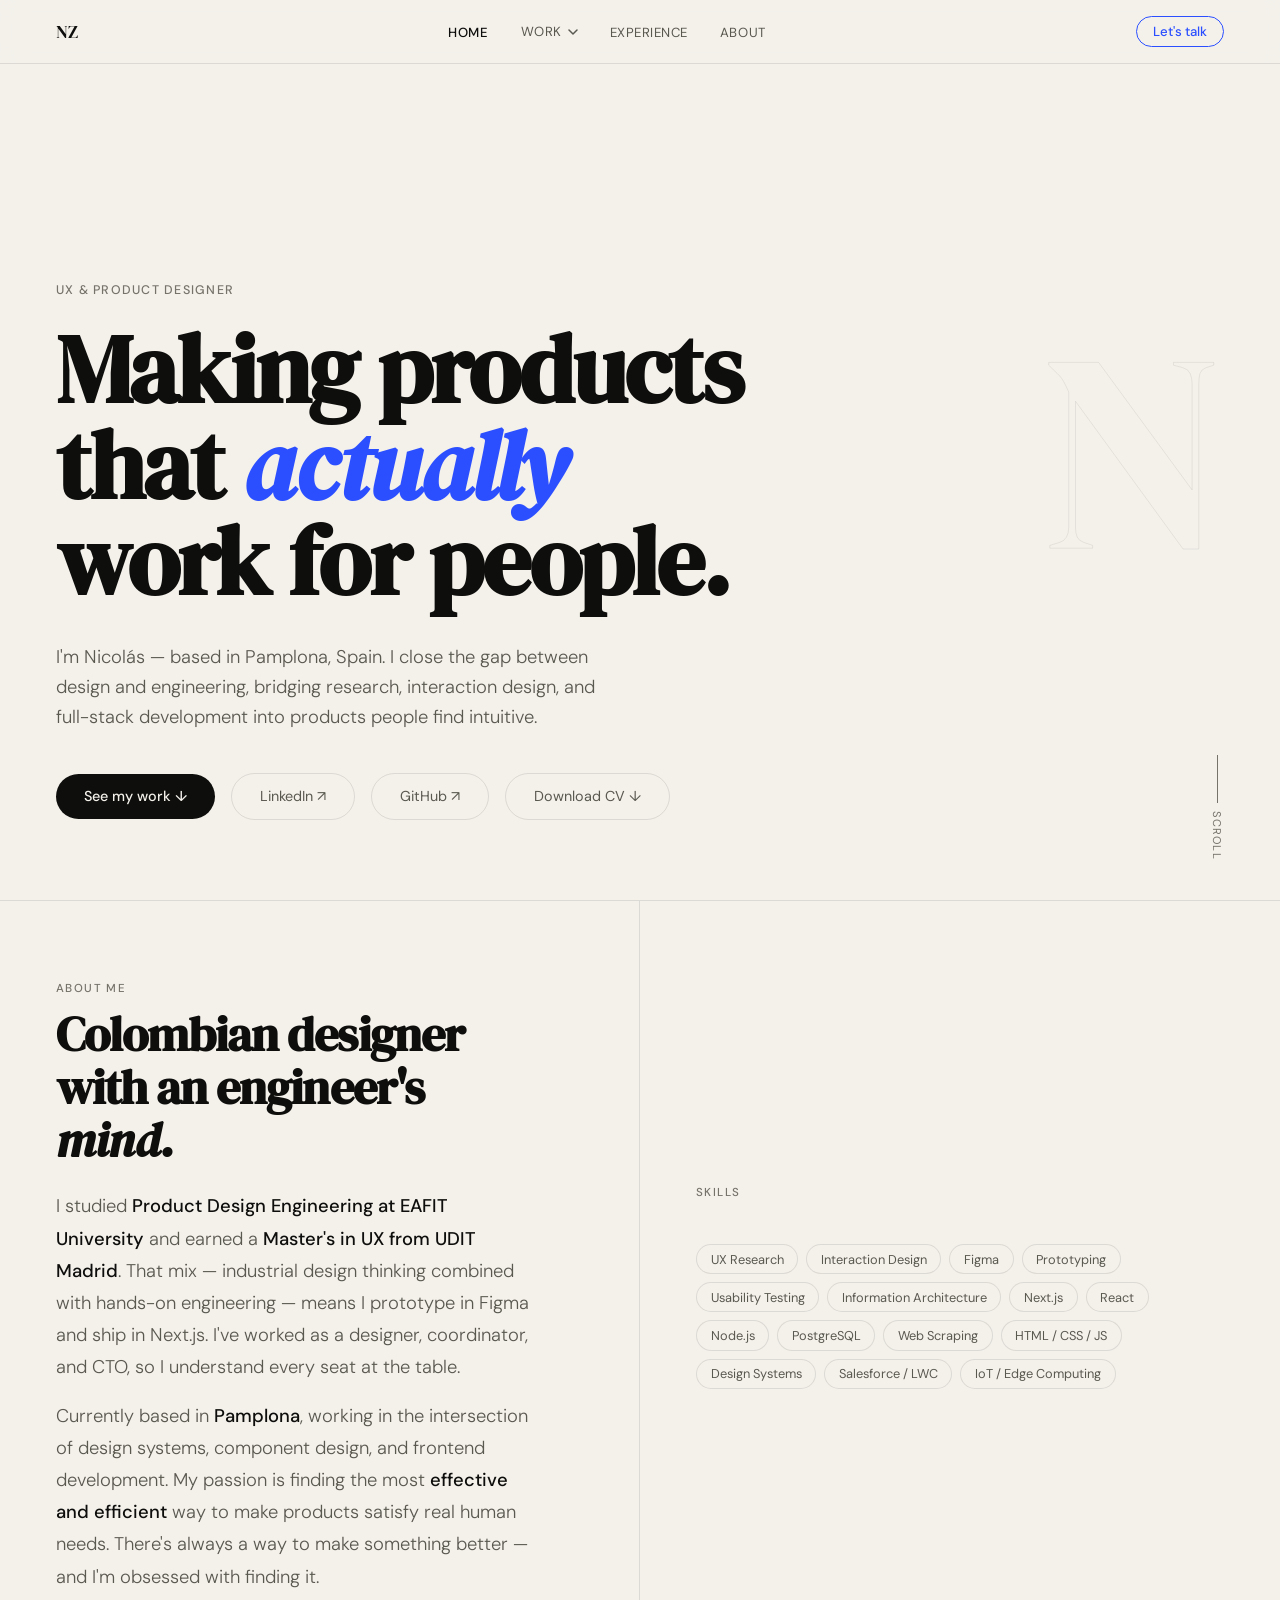
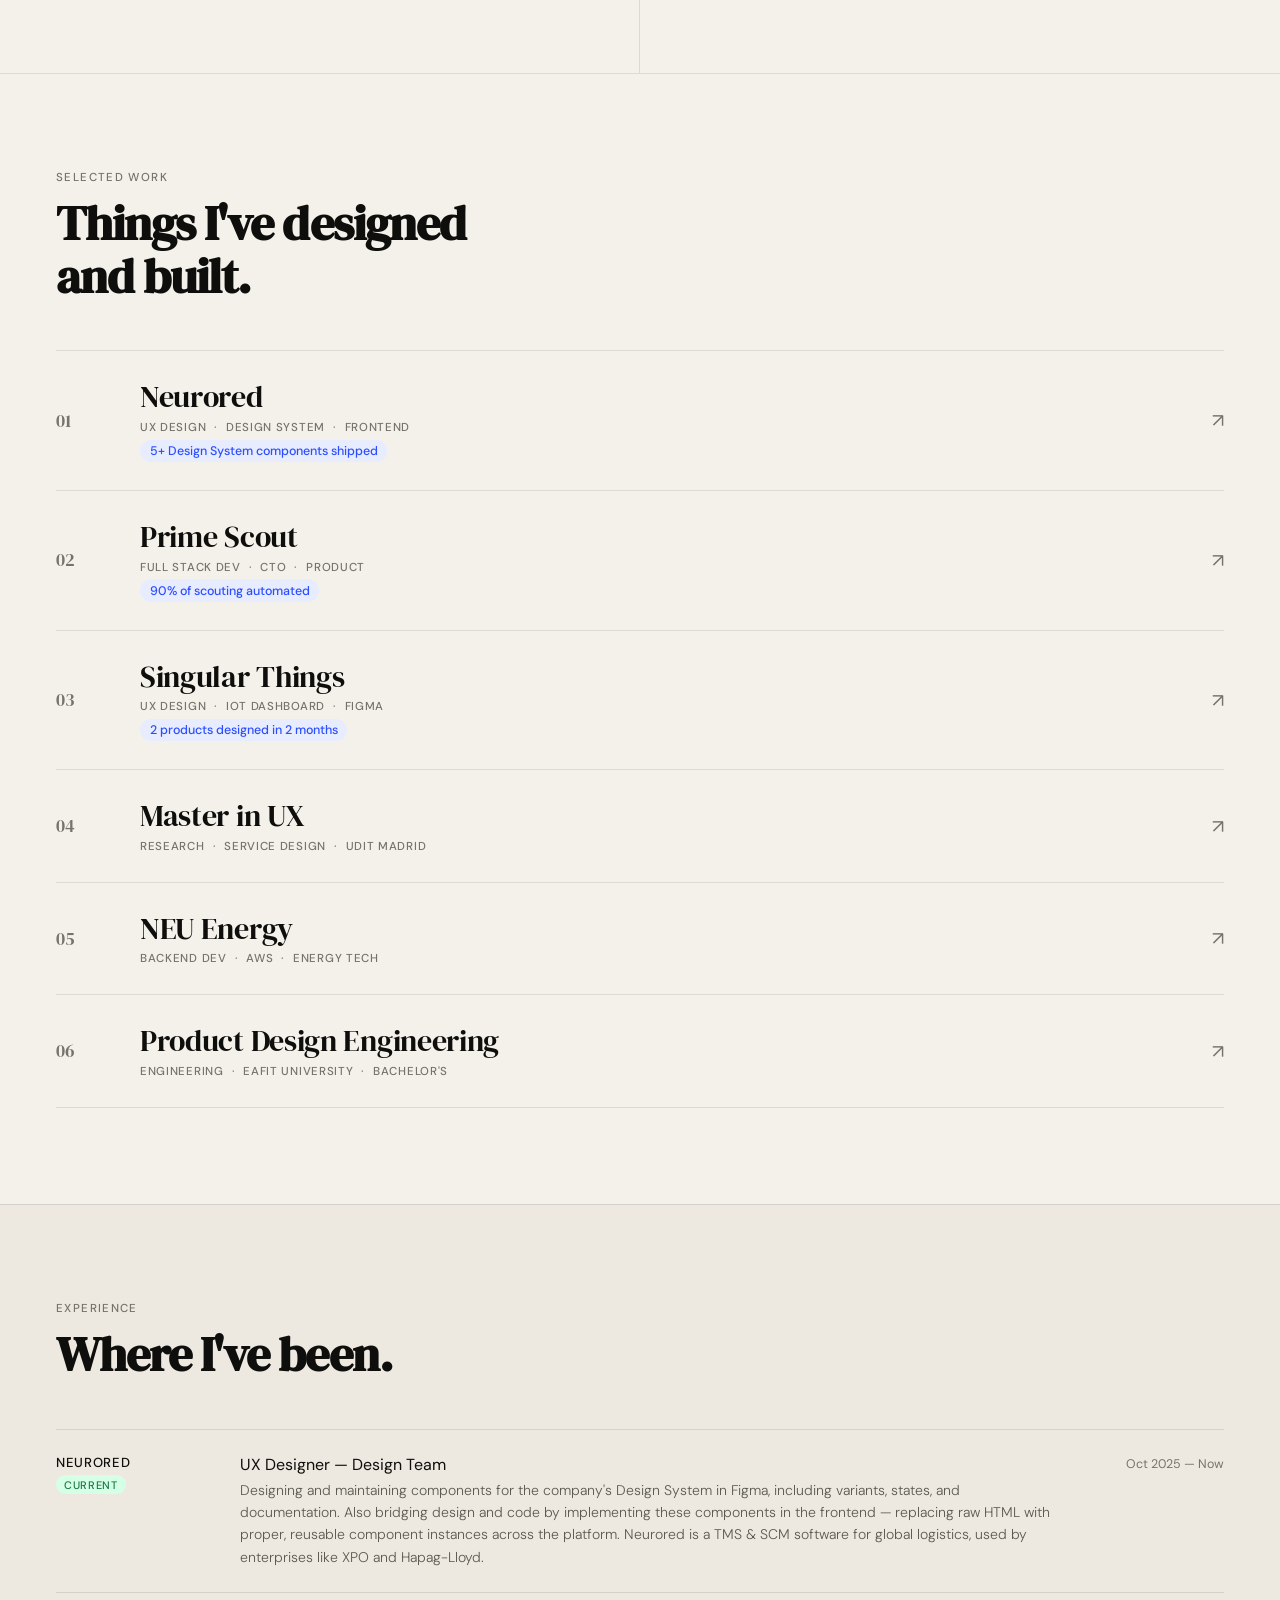
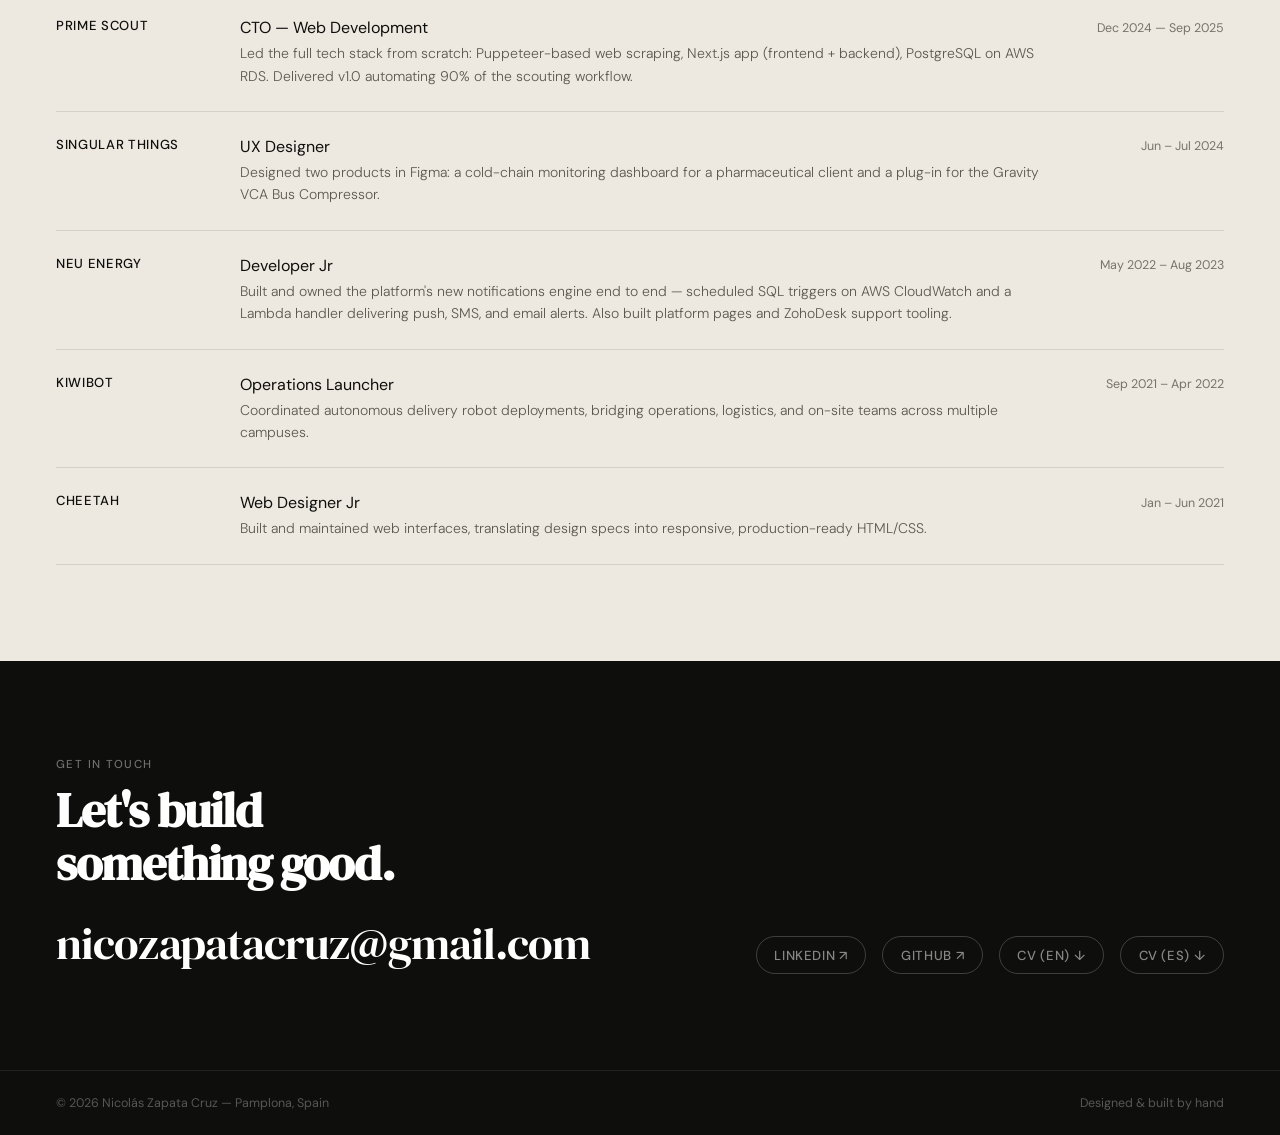
<file: index.html>
<!DOCTYPE html>
<html lang="en">
<head>
  <meta charset="UTF-8" />
  <link rel="icon" type="image/svg+xml" href="favicon.svg" />
  <meta name="viewport" content="width=device-width, initial-scale=1.0" />
  <title>Nicolás Zapata — UX & Product Designer</title>
  <meta name="description" content="Nicolás Zapata — UX &amp; product designer in Pamplona, Spain. I design interfaces and design systems in Figma, and I can build them in code too." />
  <meta property="og:type" content="website" />
  <meta property="og:title" content="Nicolás Zapata — UX &amp; Product Designer" />
  <meta property="og:description" content="Nicolás Zapata — UX &amp; product designer in Pamplona, Spain. I design interfaces and design systems in Figma, and I can build them in code too." />
  <meta property="og:url" content="https://nicozapatacruz.github.io/" />
  <meta property="og:image" content="https://nicozapatacruz.github.io/og-image.png" />
  <meta property="og:image:width" content="1200" />
  <meta property="og:image:height" content="630" />
  <meta name="twitter:card" content="summary_large_image" />
  <link rel="canonical" href="https://nicozapatacruz.github.io/" />
  <link rel="preconnect" href="https://fonts.googleapis.com" />
  <link rel="preconnect" href="https://fonts.gstatic.com" crossorigin />
  <link href="https://fonts.googleapis.com/css2?family=DM+Serif+Display:ital@0;1&family=DM+Sans:ital,opsz,wght@0,9..40,300;0,9..40,400;0,9..40,500;1,9..40,300&display=swap" rel="stylesheet" />
  <link rel="stylesheet" href="./styles/base.css" />
  <style>

    :root { --max: 1120px; }

    /* ── HERO ── */
    .hero {
      min-height: 100svh;
      display: flex; flex-direction: column; justify-content: flex-end;
      padding: 0 clamp(1.5rem, 5vw, 3.5rem);
      padding-bottom: 5rem;
      padding-top: 90px;
      position: relative;
      overflow: hidden;
    }

    .hero-eyebrow {
      font-size: 0.78rem;
      font-weight: 500;
      letter-spacing: 0.1em;
      text-transform: uppercase;
      color: var(--ink3);
      margin-bottom: 1.5rem;
      opacity: 0;
      animation: fadeUp 0.7s 0.1s forwards;
    }

    .hero-headline {
      font-family: var(--serif);
      font-size: clamp(3.2rem, 7.5vw, 7rem);
      line-height: 1.0;
      letter-spacing: -0.02em;
      color: var(--ink);
      max-width: 900px;
      opacity: 0;
      animation: fadeUp 0.8s 0.2s forwards;
    }

    .hero-headline em {
      font-style: italic;
      color: var(--accent);
    }

    .hero-sub {
      margin-top: 2rem;
      font-size: clamp(1rem, 1.8vw, 1.15rem);
      font-weight: 300;
      line-height: 1.65;
      color: var(--ink2);
      max-width: 540px;
      opacity: 0;
      animation: fadeUp 0.8s 0.35s forwards;
    }

    .hero-actions {
      margin-top: 2.5rem;
      display: flex; gap: 1rem; flex-wrap: wrap; align-items: center;
      opacity: 0;
      animation: fadeUp 0.8s 0.5s forwards;
    }

    .btn-primary {
      display: inline-flex; align-items: center; gap: 0.5rem;
      background: var(--ink);
      color: var(--bg);
      font-family: var(--sans);
      font-size: 0.9rem;
      font-weight: 500;
      padding: 0.85rem 1.75rem;
      border-radius: 100px;
      text-decoration: none;
      transition: background 0.2s, transform 0.15s;
    }
    .btn-primary:hover { background: var(--accent); transform: translateY(-1px); }

    .btn-ghost {
      display: inline-flex; align-items: center; gap: 0.5rem;
      color: var(--ink2);
      font-size: 0.9rem;
      font-weight: 400;
      padding: 0.85rem 1.75rem;
      border-radius: 100px;
      border: 1px solid var(--border);
      text-decoration: none;
      transition: border-color 0.2s, color 0.2s;
    }
    .btn-ghost:hover { color: var(--ink); border-color: var(--ink3); }

    .hero-scroll-hint {
      position: absolute;
      bottom: 2.5rem; right: clamp(1.5rem, 5vw, 3.5rem);
      display: flex; flex-direction: column; align-items: center; gap: 0.5rem;
      opacity: 0;
      animation: fadeIn 1s 1s forwards;
    }
    .hero-scroll-hint span {
      font-size: 0.7rem; letter-spacing: 0.1em; text-transform: uppercase;
      color: var(--ink3); writing-mode: vertical-rl;
    }
    .scroll-line {
      width: 1px; height: 48px; background: var(--ink3);
      animation: scrollLine 1.4s 1.2s ease-in-out infinite;
    }

    /* big decorative number */
    .hero-number {
      position: absolute;
      right: clamp(1.5rem, 5vw, 3.5rem);
      top: 50%;
      transform: translateY(-50%);
      font-family: var(--serif);
      font-size: clamp(14rem, 22vw, 22rem);
      line-height: 1;
      color: transparent;
      -webkit-text-stroke: 1px rgba(14,14,12,0.07);
      user-select: none;
      pointer-events: none;
      opacity: 0;
      animation: fadeIn 1.2s 0.5s forwards;
    }

    /* ── SECTION COMMONS ── */
    section { padding: 6rem clamp(1.5rem, 5vw, 3.5rem); }

    .section-label {
      font-size: 0.72rem;
      font-weight: 500;
      letter-spacing: 0.12em;
      text-transform: uppercase;
      color: var(--ink3);
      margin-bottom: 0.75rem;
    }

    .section-title {
      font-family: var(--serif);
      font-size: clamp(2rem, 4vw, 3rem);
      line-height: 1.1;
      letter-spacing: -0.02em;
      color: var(--ink);
    }

    /* ── ABOUT STRIP ── */
    .about-strip {
      border-top: 0.5px solid var(--border);
      border-bottom: 0.5px solid var(--border);
      display: grid;
      grid-template-columns: 1fr 1fr;
      gap: 0;
    }

    .about-left {
      padding: 5rem clamp(1.5rem, 5vw, 3.5rem);
      border-right: 0.5px solid var(--border);
    }

    .about-right {
      padding: 5rem clamp(1.5rem, 5vw, 3.5rem);
      display: flex; flex-direction: column; justify-content: center;
    }

    .about-bio {
      font-size: 1.15rem;
      font-weight: 300;
      line-height: 1.75;
      color: var(--ink2);
      max-width: 480px;
    }

    .about-bio strong { font-weight: 500; color: var(--ink); }

    .skills-grid {
      display: flex; flex-wrap: wrap; gap: 0.5rem;
      margin-top: 2rem;
    }

    .skill-pill {
      font-size: 0.8rem;
      font-weight: 400;
      color: var(--ink2);
      border: 0.5px solid var(--border);
      padding: 0.35rem 0.85rem;
      border-radius: 100px;
      background: var(--bg);
      transition: background 0.2s, color 0.2s, border-color 0.2s;
    }
    .skill-pill:hover { background: var(--ink); color: var(--bg); border-color: var(--ink); }

    /* ── WORK SECTION ── */
    .work-section { background: var(--bg); }

    .work-header {
      display: flex; align-items: flex-end; justify-content: space-between;
      margin-bottom: 3rem;
      flex-wrap: wrap; gap: 1rem;
    }

    /* ── PROJECT CARDS ── */
    .projects-list { display: flex; flex-direction: column; gap: 0; }

    .project-row {
      display: grid;
      grid-template-columns: 60px 1fr auto;
      align-items: center;
      gap: 1.5rem;
      padding: 1.75rem 0;
      border-bottom: 0.5px solid var(--border);
      text-decoration: none;
      color: inherit;
      position: relative;
      transition: background 0.2s;
      cursor: pointer;
    }
    .project-row:first-child { border-top: 0.5px solid var(--border); }
    .project-row::before {
      content: '';
      position: absolute; inset: 0 -3.5rem;
      background: var(--bg2);
      opacity: 0;
      transition: opacity 0.2s;
      pointer-events: none;
    }
    .project-row:hover::before { opacity: 1; }

    .project-num {
      font-family: var(--serif);
      font-size: 1.1rem;
      color: var(--ink3);
      position: relative; z-index: 1;
    }

    .project-info { position: relative; z-index: 1; }

    .project-name {
      font-family: var(--serif);
      font-size: clamp(1.4rem, 2.5vw, 1.9rem);
      letter-spacing: -0.01em;
      color: var(--ink);
      line-height: 1.2;
      margin-bottom: 0.25rem;
      transition: color 0.2s;
    }
    .project-row:hover .project-name { color: var(--accent); }

    .project-tags {
      display: flex; gap: 0.5rem; flex-wrap: wrap;
    }
    .tag {
      font-size: 0.72rem;
      font-weight: 500;
      letter-spacing: 0.06em;
      text-transform: uppercase;
      color: var(--ink3);
    }
    .tag + .tag::before { content: '·'; margin-right: 0.5rem; }

    .project-arrow {
      font-size: 1.2rem;
      color: var(--ink3);
      position: relative; z-index: 1;
      transition: transform 0.2s, color 0.2s;
    }
    .project-row:hover .project-arrow { transform: translate(4px, -4px); color: var(--accent); }

    .project-metric {
      font-size: 0.78rem;
      font-weight: 500;
      color: var(--accent);
      background: var(--accent-light);
      padding: 0.2rem 0.6rem;
      border-radius: 100px;
      margin-top: 0.3rem;
      display: inline-block;
    }

    /* ── EXPERIENCE ── */
    .exp-section {
      background: var(--bg2);
      border-top: 0.5px solid var(--border);
    }

    .exp-grid { display: flex; flex-direction: column; gap: 0; margin-top: 3rem; }

    .exp-row {
      display: grid;
      grid-template-columns: 160px 1fr 140px;
      gap: 1.5rem;
      align-items: start;
      padding: 1.5rem 0;
      border-bottom: 0.5px solid var(--border);
    }
    .exp-row:first-child { border-top: 0.5px solid var(--border); }

    .exp-company {
      font-size: 0.82rem;
      font-weight: 500;
      letter-spacing: 0.05em;
      text-transform: uppercase;
      color: var(--ink);
    }

    .exp-role {
      font-size: 1rem;
      font-weight: 400;
      color: var(--ink);
      margin-bottom: 0.25rem;
    }

    .exp-desc {
      font-size: 0.875rem;
      font-weight: 300;
      color: var(--ink2);
      line-height: 1.6;
    }

    .exp-date {
      font-size: 0.78rem;
      color: var(--ink3);
      text-align: right;
      padding-top: 0.15rem;
    }

    .exp-current {
      display: inline-block;
      font-size: 0.68rem;
      font-weight: 500;
      letter-spacing: 0.06em;
      text-transform: uppercase;
      background: #D6FFE8;
      color: #1A7A40;
      padding: 0.15rem 0.5rem;
      border-radius: 100px;
      margin-top: 0.3rem;
    }

    /* ── CONTACT ── */
    .contact-section {
      background: var(--ink);
      border-top: none;
    }

    .contact-section .section-label { color: rgba(255,255,255,0.4); }
    .contact-section .section-title { color: #fff; }

    .contact-inner {
      display: flex; align-items: flex-end; justify-content: space-between;
      flex-wrap: wrap; gap: 2rem;
    }

    .contact-email {
      display: block;
      font-family: var(--serif);
      font-size: clamp(1.6rem, 3.5vw, 2.8rem);
      color: #fff;
      text-decoration: none;
      margin-top: 1.5rem;
      transition: color 0.2s;
      letter-spacing: -0.02em;
    }
    .contact-email:hover { color: rgba(255,255,255,0.6); }

    .social-links { display: flex; gap: 1rem; flex-wrap: wrap; }

    .social-link {
      font-size: 0.82rem;
      font-weight: 500;
      letter-spacing: 0.05em;
      text-transform: uppercase;
      color: rgba(255,255,255,0.5);
      text-decoration: none;
      border: 0.5px solid rgba(255,255,255,0.2);
      padding: 0.6rem 1.1rem;
      border-radius: 100px;
      transition: color 0.2s, border-color 0.2s;
    }
    .social-link:hover { color: #fff; border-color: rgba(255,255,255,0.5); }

    /* ── ANIMATIONS ── */
    @keyframes fadeUp {
      from { opacity: 0; transform: translateY(24px); }
      to   { opacity: 1; transform: translateY(0); }
    }
    @keyframes fadeIn {
      from { opacity: 0; }
      to   { opacity: 1; }
    }
    @keyframes scrollLine {
      0%   { transform: scaleY(0); transform-origin: top; }
      50%  { transform: scaleY(1); transform-origin: top; }
      51%  { transform: scaleY(1); transform-origin: bottom; }
      100% { transform: scaleY(0); transform-origin: bottom; }
    }

    /* ── RESPONSIVE ── */
    @media (max-width: 768px) {
      .hero { overflow: hidden; }
      .hero-number { display: none; }
      .about-strip { grid-template-columns: 1fr; }
      .about-left { border-right: none; border-bottom: 0.5px solid var(--border); }

      .project-row { grid-template-columns: 40px 1fr auto; gap: 1rem; }

      .exp-row { grid-template-columns: 1fr; gap: 0.25rem; }
      .exp-date { text-align: left; }

    }

    </style>
  <script src="./components/reveal.js"></script>
  <script src="./components/nav-bar.js"></script>
  <script src="./components/site-footer.js"></script>
</head>
<body>

  <!-- NAV -->
  <nav-bar base="./"></nav-bar>

  <!-- HERO -->
  <section class="hero" id="top">
    <div class="hero-number" aria-hidden="true">N</div>

    <div class="hero-eyebrow">UX &amp; Product Designer</div>

    <h1 class="hero-headline">
      Making products<br>
      that <em>actually</em><br>
      work for people.
    </h1>

    <p class="hero-sub">
      I'm Nicolás — based in Pamplona, Spain. I close the gap between
      design and engineering, bridging research, interaction design, and
      full-stack development into products people find intuitive.
    </p>

    <div class="hero-actions">
      <a class="btn-primary" href="#work">See my work ↓</a>
      <a class="btn-ghost" href="https://www.linkedin.com/in/nicolaszapatacruz/" target="_blank" rel="noopener">LinkedIn ↗</a>
      <a class="btn-ghost" href="https://github.com/nicozapatacruz" target="_blank" rel="noopener">GitHub ↗</a>
      <a class="btn-ghost" href="cv/Nicolas-Zapata-CV-EN.pdf" download>Download CV ↓</a>
    </div>

    <div class="hero-scroll-hint" aria-hidden="true">
      <div class="scroll-line"></div>
      <span>Scroll</span>
    </div>
  </section>

  <!-- ABOUT STRIP -->
  <div class="about-strip" id="about">
    <div class="about-left reveal">
      <div class="section-label">About me</div>
      <h2 class="section-title" style="margin-bottom:1.5rem">Colombian designer<br>with an engineer's<br><em style="font-style:italic">mind.</em></h2>
      <p class="about-bio">
        I studied <strong>Product Design Engineering at EAFIT University</strong> and earned a
        <strong>Master's in UX from UDIT Madrid</strong>. That mix — industrial design thinking
        combined with hands-on engineering — means I prototype in Figma and
        ship in Next.js. I've worked as a designer, coordinator, and CTO,
        so I understand every seat at the table.
      </p>
      <p class="about-bio" style="margin-top:1rem">
        Currently based in <strong>Pamplona</strong>, working in the intersection of design systems,
        component design, and frontend development. My passion is finding the most
        <strong>effective and efficient</strong> way to make products satisfy real human needs.
        There's always a way to make something better — and I'm obsessed with finding it.
      </p>
    </div>
    <div class="about-right reveal" style="transition-delay:0.12s">
      <div class="section-label">Skills</div>
      <div class="skills-grid">
        <span class="skill-pill">UX Research</span>
        <span class="skill-pill">Interaction Design</span>
        <span class="skill-pill">Figma</span>
        <span class="skill-pill">Prototyping</span>
        <span class="skill-pill">Usability Testing</span>
        <span class="skill-pill">Information Architecture</span>
        <span class="skill-pill">Next.js</span>
        <span class="skill-pill">React</span>
        <span class="skill-pill">Node.js</span>
        <span class="skill-pill">PostgreSQL</span>
        <span class="skill-pill">Web Scraping</span>
        <span class="skill-pill">HTML / CSS / JS</span>
        <span class="skill-pill">Design Systems</span>
        <span class="skill-pill">Salesforce / LWC</span>
        <span class="skill-pill">IoT / Edge Computing</span>
      </div>
    </div>
  </div>

  <!-- WORK -->
  <section class="work-section" id="work">
    <div class="work-header reveal">
      <div>
        <div class="section-label">Selected work</div>
        <h2 class="section-title">Things I've designed<br>and built.</h2>
      </div>
    </div>

    <div class="projects-list">

      <a class="project-row reveal" href="work/neurored.html">
        <div class="project-num">01</div>
        <div class="project-info">
          <div class="project-name">Neurored</div>
          <div class="project-tags">
            <span class="tag">UX Design</span>
            <span class="tag">Design System</span>
            <span class="tag">Frontend</span>
          </div>
          <div class="project-metric">5+ Design System components shipped</div>
        </div>
        <div class="project-arrow">↗</div>
      </a>

      <a class="project-row reveal" href="work/prime-scout.html" style="transition-delay:0.05s">
        <div class="project-num">02</div>
        <div class="project-info">
          <div class="project-name">Prime Scout</div>
          <div class="project-tags">
            <span class="tag">Full Stack Dev</span>
            <span class="tag">CTO</span>
            <span class="tag">Product</span>
          </div>
          <div class="project-metric">90% of scouting automated</div>
        </div>
        <div class="project-arrow">↗</div>
      </a>

      <a class="project-row reveal" href="work/singular-things.html" style="transition-delay:0.10s">
        <div class="project-num">03</div>
        <div class="project-info">
          <div class="project-name">Singular Things</div>
          <div class="project-tags">
            <span class="tag">UX Design</span>
            <span class="tag">IoT Dashboard</span>
            <span class="tag">Figma</span>
          </div>
          <div class="project-metric">2 products designed in 2 months</div>
        </div>
        <div class="project-arrow">↗</div>
      </a>

      <a class="project-row reveal" href="work/master-ux.html" style="transition-delay:0.15s">
        <div class="project-num">04</div>
        <div class="project-info">
          <div class="project-name">Master in UX</div>
          <div class="project-tags">
            <span class="tag">Research</span>
            <span class="tag">Service Design</span>
            <span class="tag">UDIT Madrid</span>
          </div>
        </div>
        <div class="project-arrow">↗</div>
      </a>

      <a class="project-row reveal" href="work/neu.html" style="transition-delay:0.20s">
        <div class="project-num">05</div>
        <div class="project-info">
          <div class="project-name">NEU Energy</div>
          <div class="project-tags">
            <span class="tag">Backend Dev</span>
            <span class="tag">AWS</span>
            <span class="tag">Energy Tech</span>
          </div>
        </div>
        <div class="project-arrow">↗</div>
      </a>

      <a class="project-row reveal" href="work/bachelors.html" style="transition-delay:0.25s">
        <div class="project-num">06</div>
        <div class="project-info">
          <div class="project-name">Product Design Engineering</div>
          <div class="project-tags">
            <span class="tag">Engineering</span>
            <span class="tag">EAFIT University</span>
            <span class="tag">Bachelor's</span>
          </div>
        </div>
        <div class="project-arrow">↗</div>
      </a>

    </div>
  </section>

  <!-- EXPERIENCE -->
  <section class="exp-section" id="experience">
    <div class="reveal">
      <div class="section-label">Experience</div>
      <h2 class="section-title">Where I've been.</h2>
    </div>

    <div class="exp-grid">

      <div class="exp-row reveal">
        <div>
          <div class="exp-company">Neurored</div>
          <span class="exp-current">Current</span>
        </div>
        <div>
          <div class="exp-role">UX Designer — Design Team</div>
          <div class="exp-desc">Designing and maintaining components for the company's Design System in Figma, including variants, states, and documentation. Also bridging design and code by implementing these components in the frontend — replacing raw HTML with proper, reusable component instances across the platform. Neurored is a TMS & SCM software for global logistics, used by enterprises like XPO and Hapag-Lloyd.</div>
        </div>
        <div class="exp-date">Oct 2025 — Now</div>
      </div>

      <div class="exp-row reveal">
        <div>
          <div class="exp-company">Prime Scout</div>
        </div>
        <div>
          <div class="exp-role">CTO — Web Development</div>
          <div class="exp-desc">Led the full tech stack from scratch: Puppeteer-based web scraping, Next.js app (frontend + backend), PostgreSQL on AWS RDS. Delivered v1.0 automating 90% of the scouting workflow.</div>
        </div>
        <div class="exp-date">Dec 2024 — Sep 2025</div>
      </div>

      <div class="exp-row reveal">
        <div class="exp-company">Singular Things</div>
        <div>
          <div class="exp-role">UX Designer</div>
          <div class="exp-desc">Designed two products in Figma: a cold-chain monitoring dashboard for a pharmaceutical client and a plug-in for the Gravity VCA Bus Compressor.</div>
        </div>
        <div class="exp-date">Jun – Jul 2024</div>
      </div>

      <div class="exp-row reveal">
        <div class="exp-company">NEU Energy</div>
        <div>
          <div class="exp-role">Developer Jr</div>
          <div class="exp-desc">Built and owned the platform's new notifications engine end to end — scheduled SQL triggers on AWS CloudWatch and a Lambda handler delivering push, SMS, and email alerts. Also built platform pages and ZohoDesk support tooling.</div>
        </div>
        <div class="exp-date">May 2022 – Aug 2023</div>
      </div>

      <div class="exp-row reveal">
        <div class="exp-company">Kiwibot</div>
        <div>
          <div class="exp-role">Operations Launcher</div>
          <div class="exp-desc">Coordinated autonomous delivery robot deployments, bridging operations, logistics, and on-site teams across multiple campuses.</div>
        </div>
        <div class="exp-date">Sep 2021 – Apr 2022</div>
      </div>

      <div class="exp-row reveal">
        <div class="exp-company">Cheetah</div>
        <div>
          <div class="exp-role">Web Designer Jr</div>
          <div class="exp-desc">Built and maintained web interfaces, translating design specs into responsive, production-ready HTML/CSS.</div>
        </div>
        <div class="exp-date">Jan – Jun 2021</div>
      </div>

    </div>
  </section>

  <!-- CONTACT -->
  <section class="contact-section" id="contact">
    <div class="contact-inner reveal">
      <div>
        <div class="section-label">Get in touch</div>
        <h2 class="section-title">Let's build<br>something good.</h2>
        <a class="contact-email" href="mailto:nicozapatacruz@gmail.com">nicozapatacruz@gmail.com</a>
      </div>
      <div class="social-links">
        <a class="social-link" href="https://www.linkedin.com/in/nicolaszapatacruz/" target="_blank" rel="noopener">LinkedIn ↗</a>
        <a class="social-link" href="https://github.com/nicozapatacruz" target="_blank" rel="noopener">GitHub ↗</a>
        <a class="social-link" href="cv/Nicolas-Zapata-CV-EN.pdf" download>CV (EN) ↓</a>
        <a class="social-link" href="cv/Nicolas-Zapata-CV-ES.pdf" download lang="es">CV (ES) ↓</a>
      </div>
    </div>
  </section>

  <site-footer></site-footer>

</body>
</html>
</file>
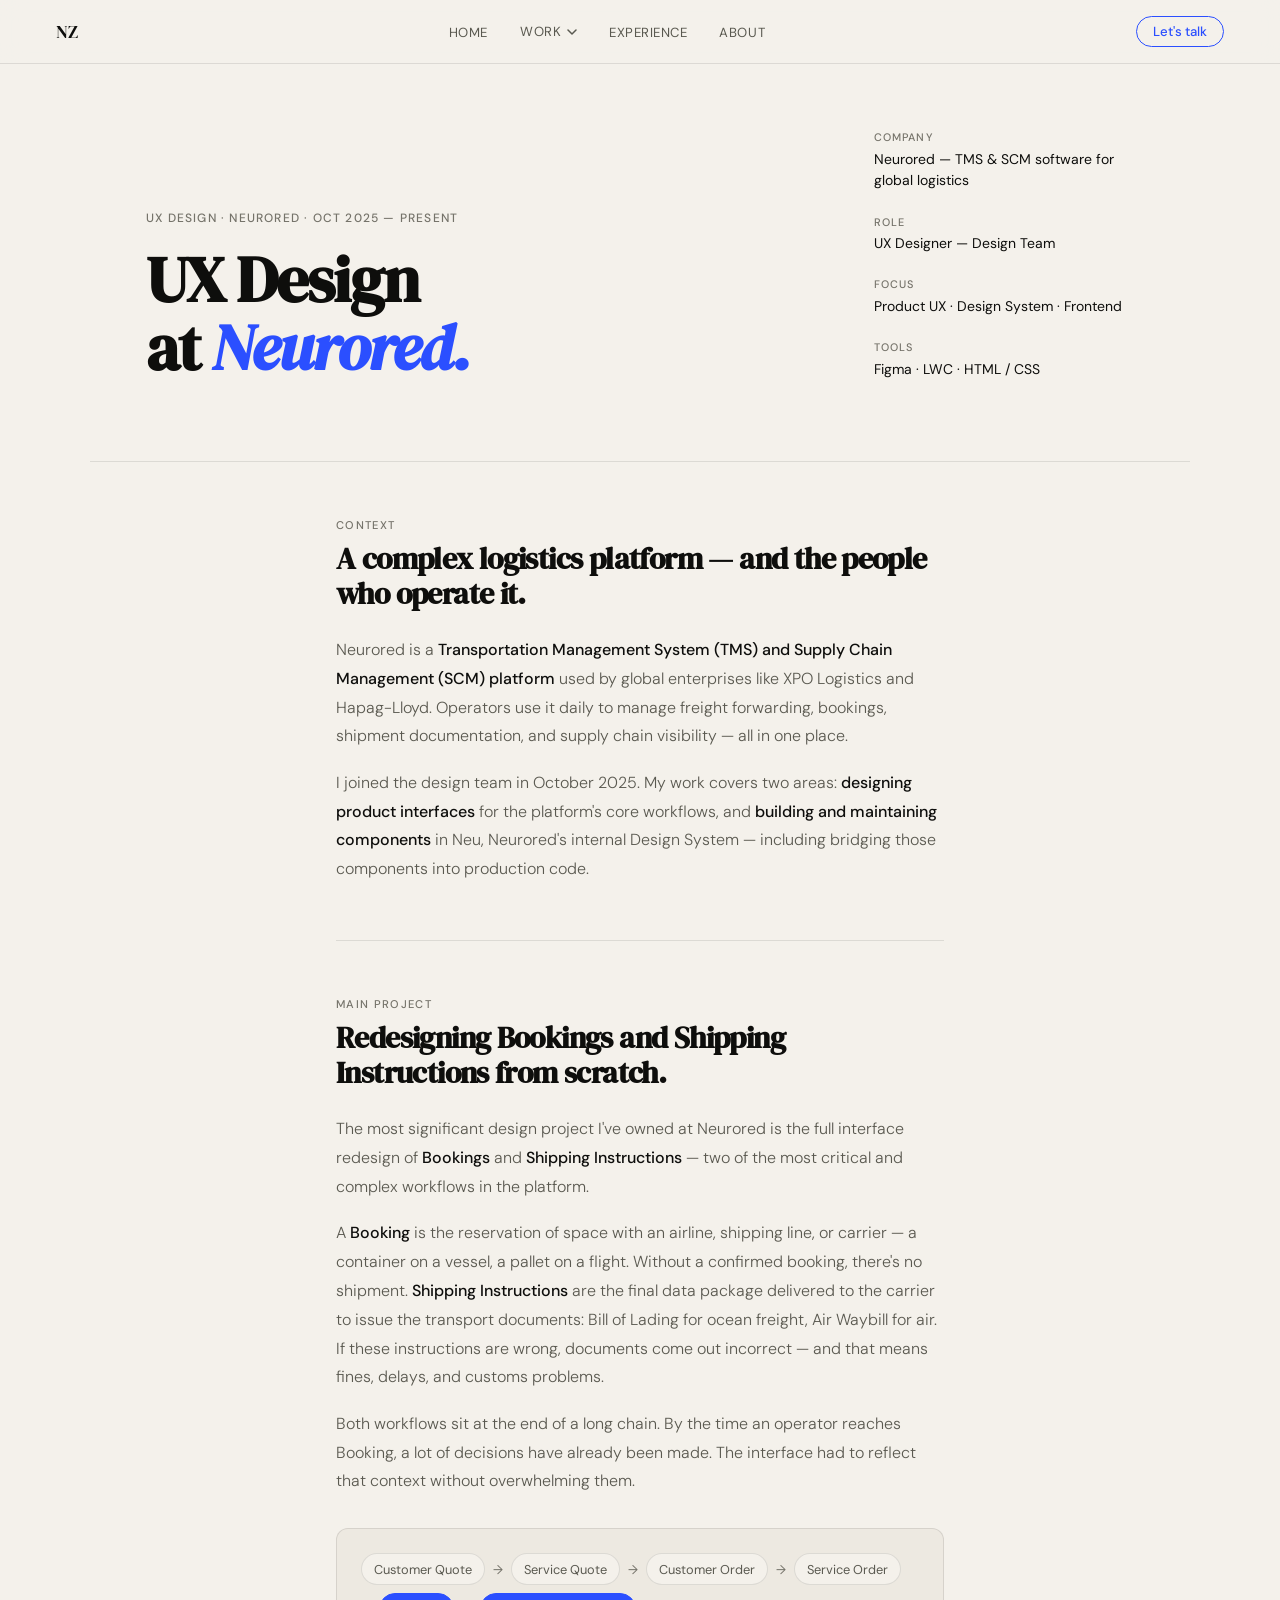
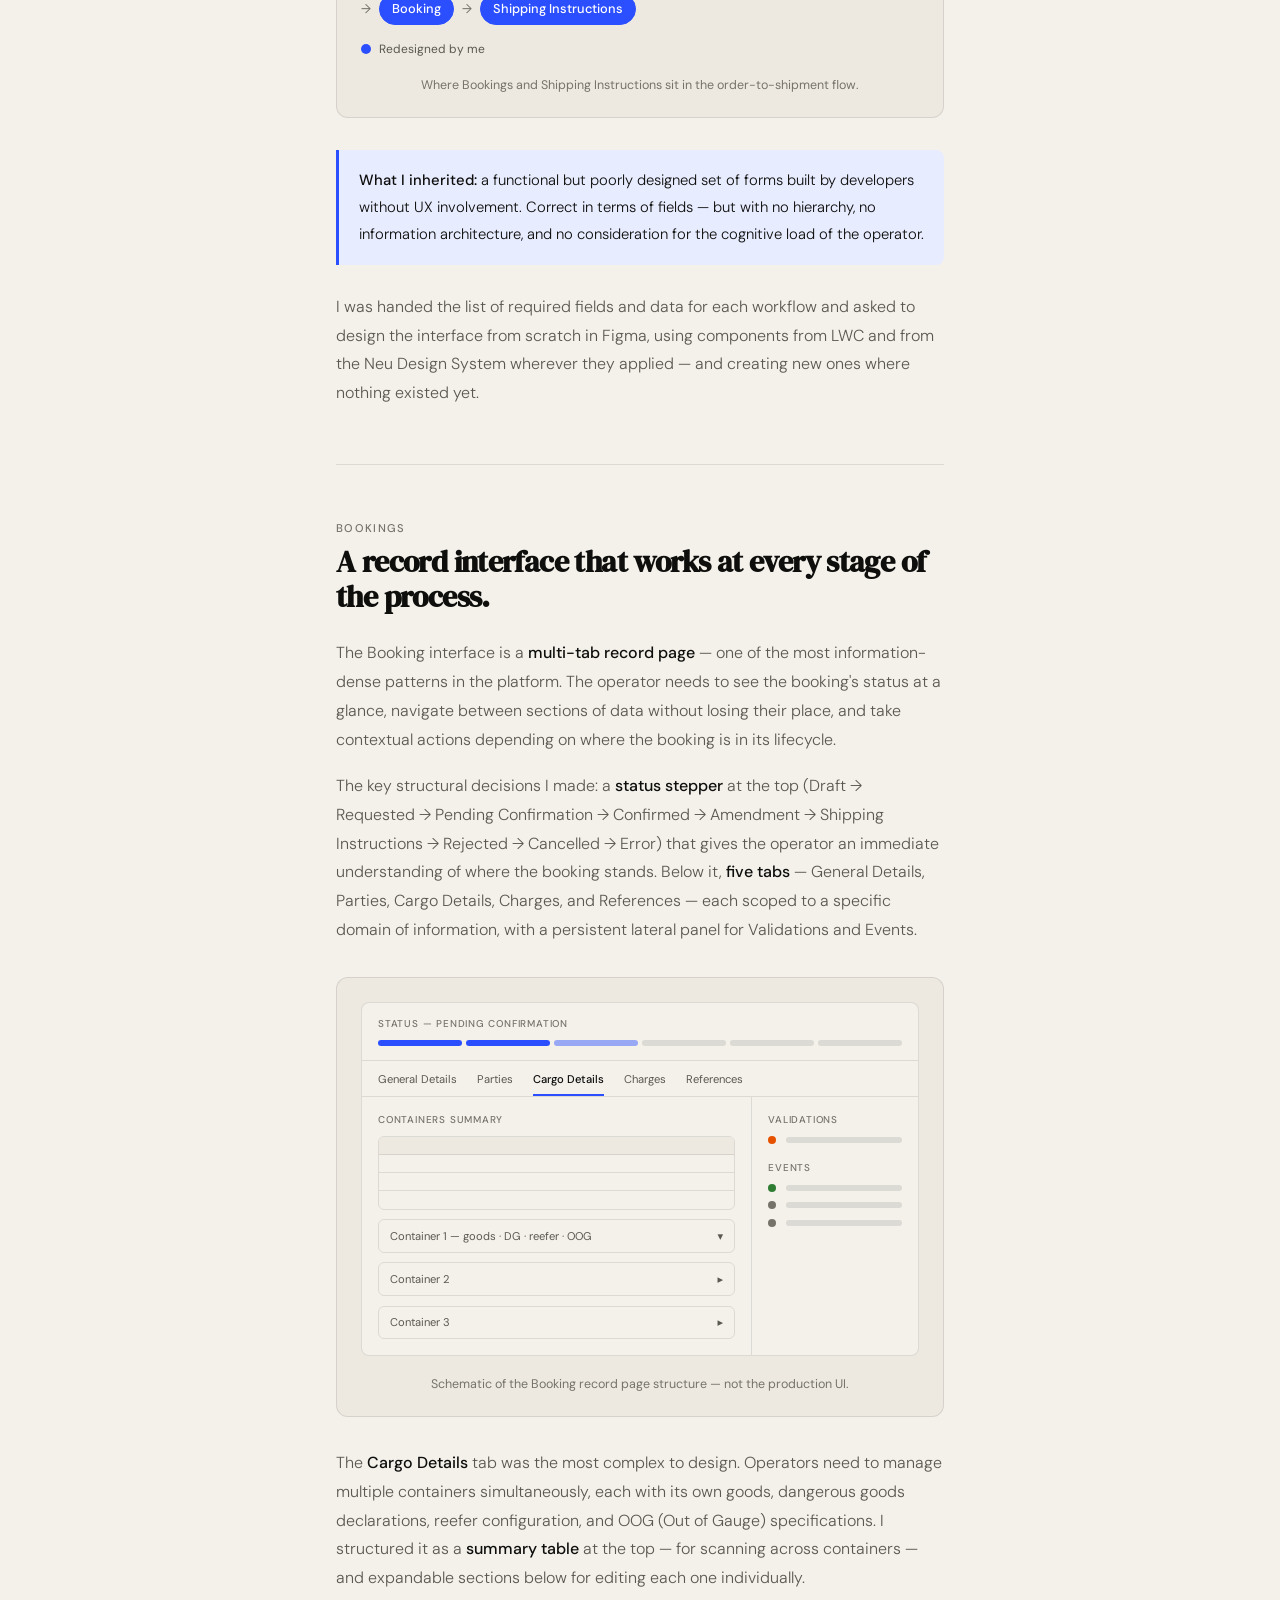
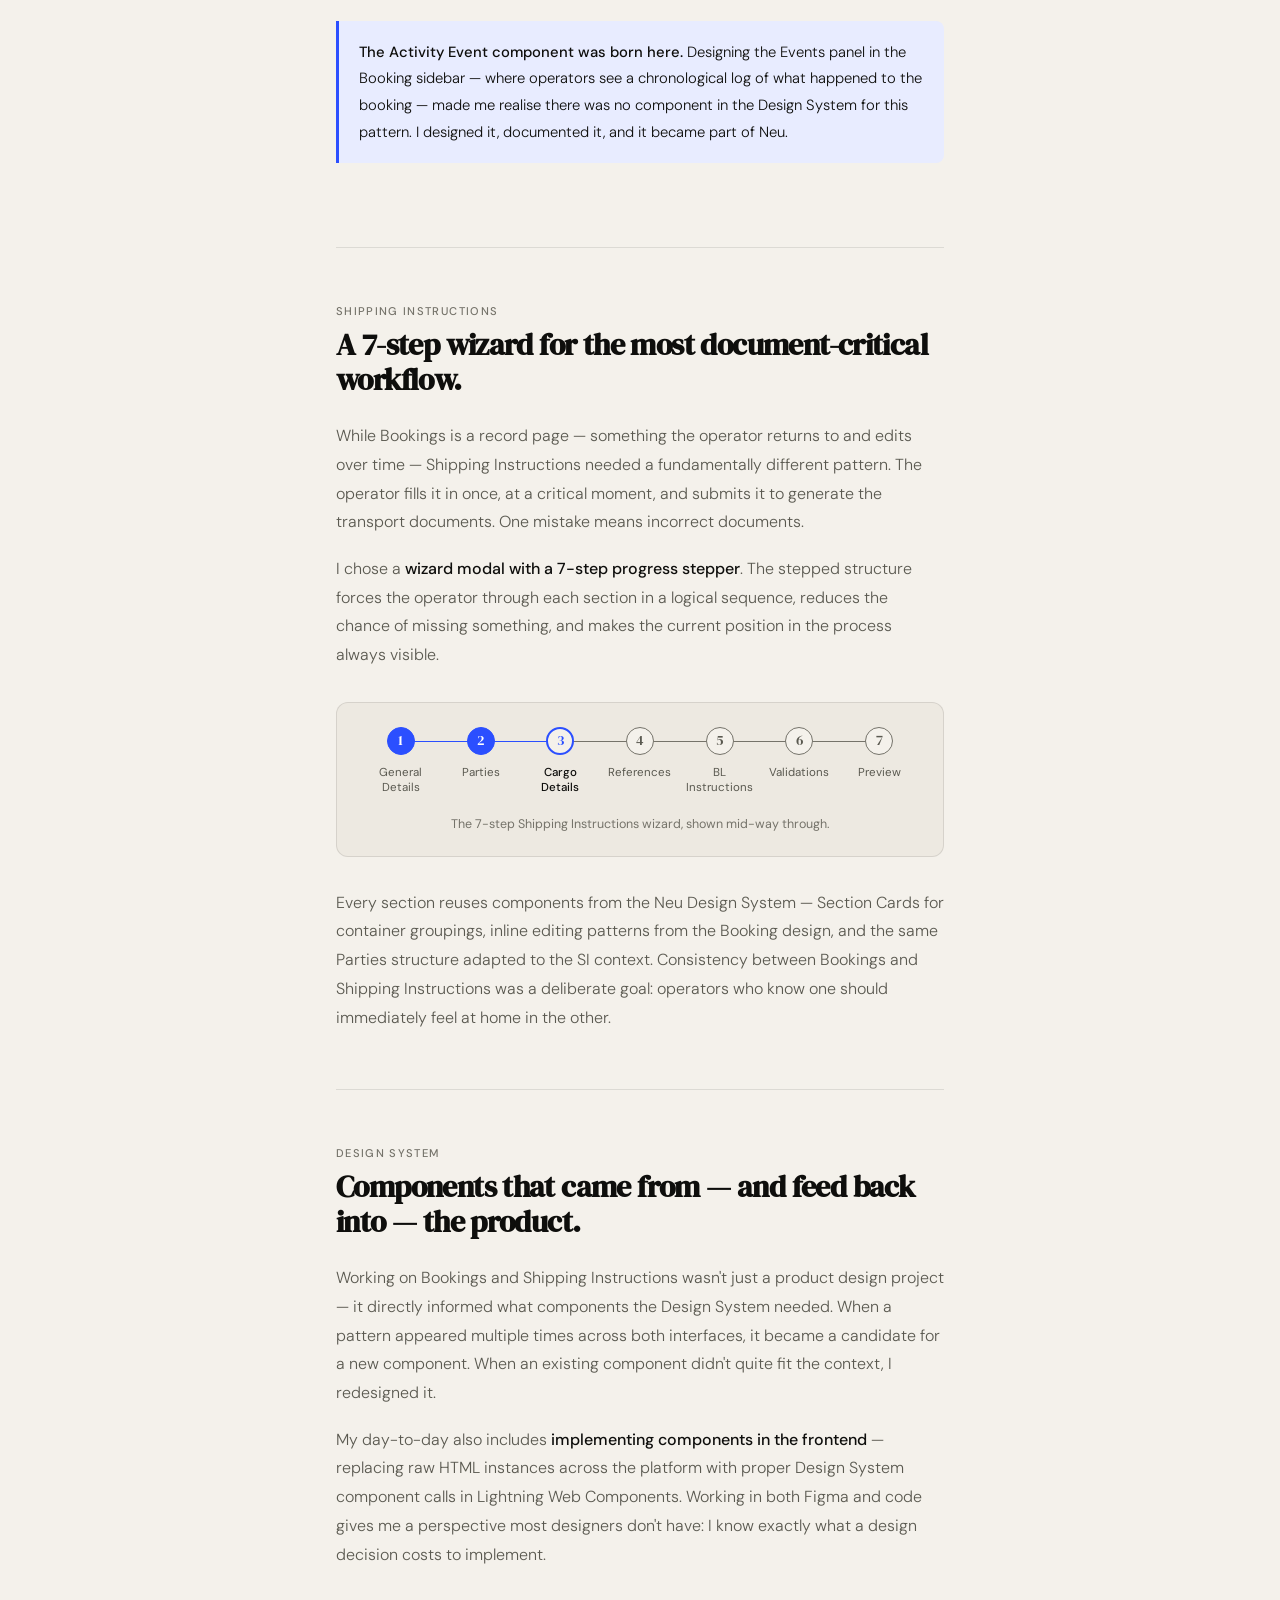
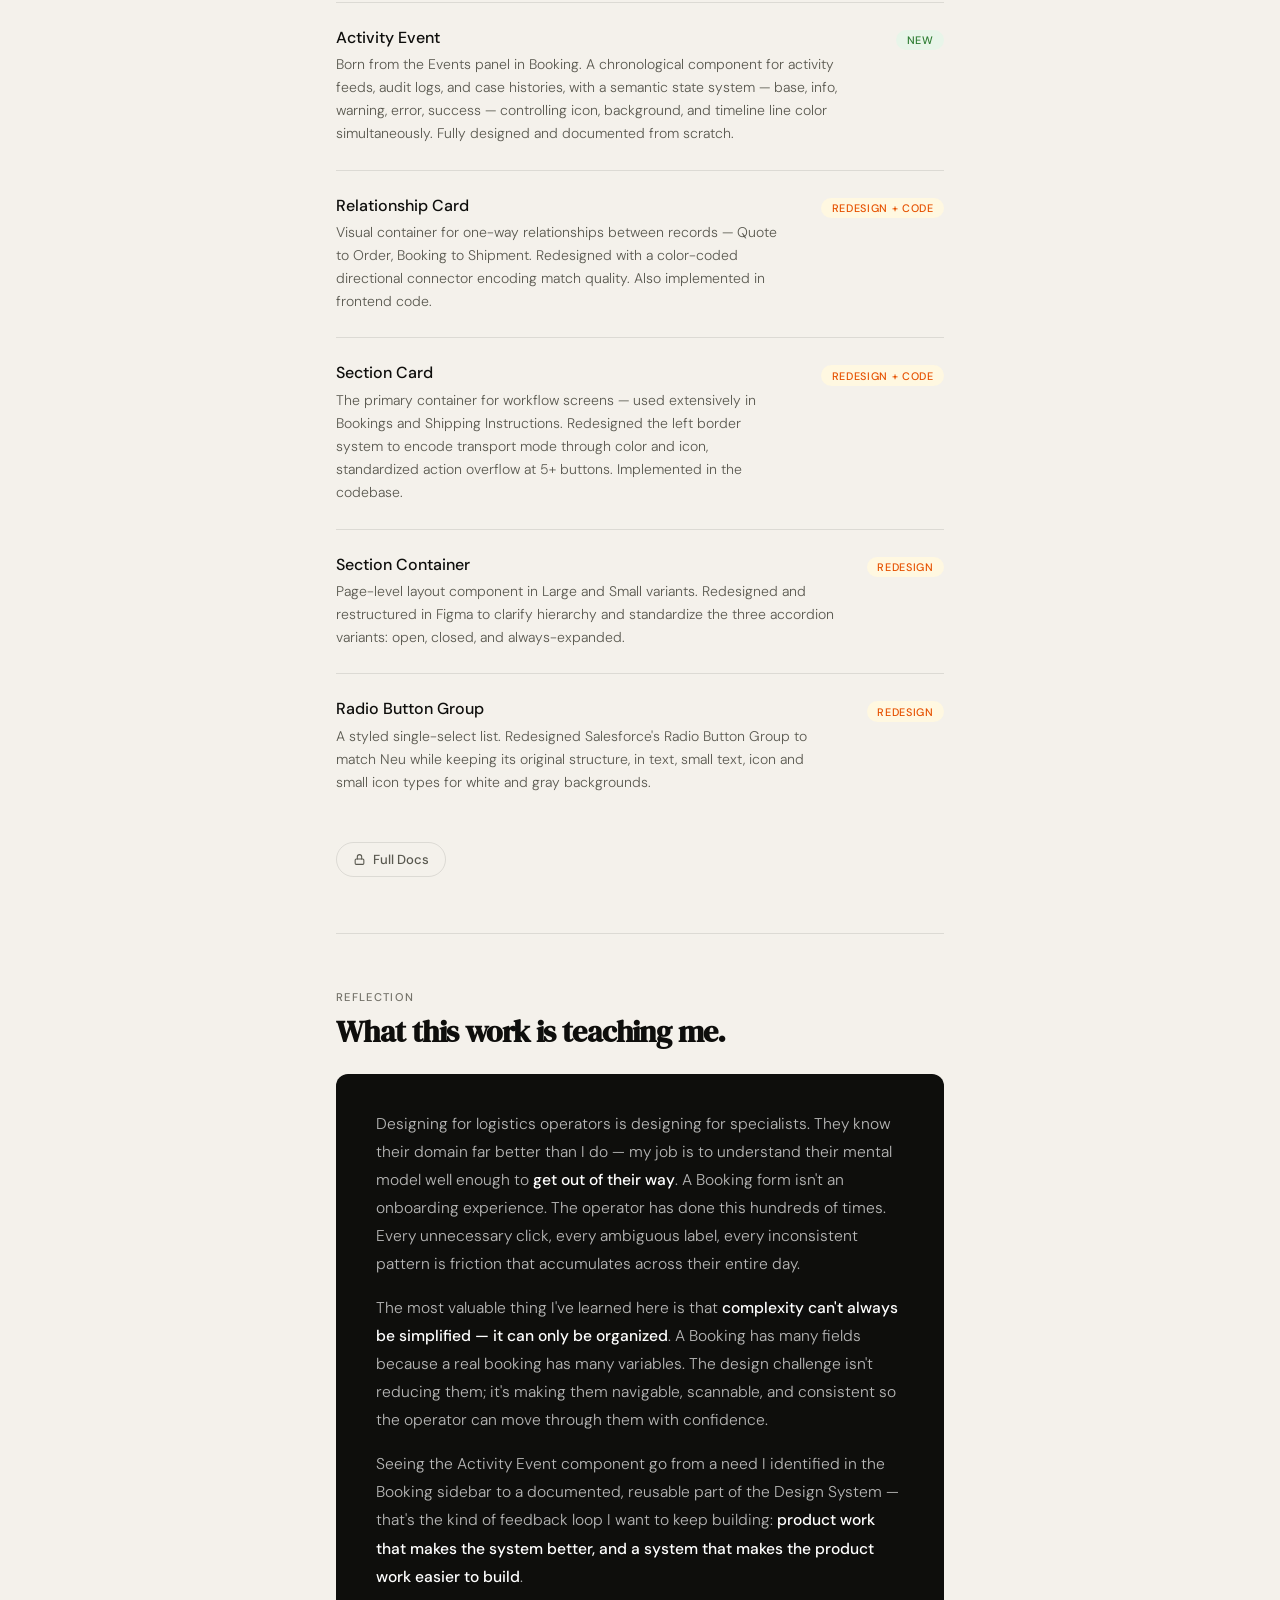
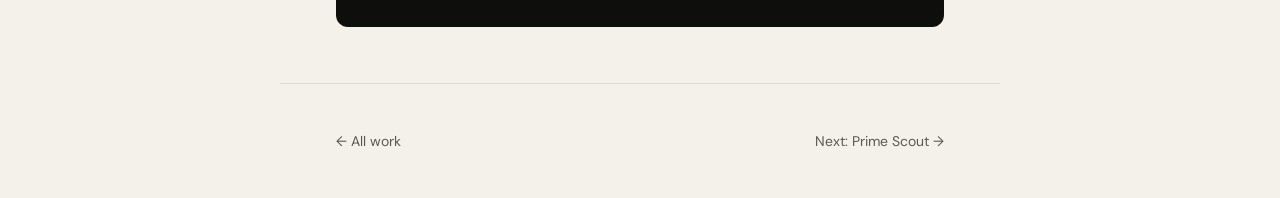
<file: work/neurored.html>
<!DOCTYPE html>
<html lang="en">
<head>
  <meta charset="UTF-8" />
  <link rel="icon" type="image/svg+xml" href="../favicon.svg" />
  <meta name="viewport" content="width=device-width, initial-scale=1.0" />
  <title>UX Design at Neurored — Nicolás Zapata</title>
  <meta name="description" content="Case study: redesigning the Bookings and Shipping Instructions workflows and contributing components to the Neu design system at Neurored, a global logistics TMS." />
  <meta property="og:type" content="website" />
  <meta property="og:title" content="UX Design at Neurored — Nicolás Zapata" />
  <meta property="og:description" content="Case study: redesigning the Bookings and Shipping Instructions workflows and contributing components to the Neu design system at Neurored, a global logistics TMS." />
  <meta property="og:url" content="https://nicozapatacruz.github.io/work/neurored.html" />
  <meta property="og:image" content="https://nicozapatacruz.github.io/og-image.png" />
  <meta property="og:image:width" content="1200" />
  <meta property="og:image:height" content="630" />
  <meta name="twitter:card" content="summary_large_image" />
  <link rel="canonical" href="https://nicozapatacruz.github.io/work/neurored.html" />
  <link rel="preconnect" href="https://fonts.googleapis.com" />
  <link rel="preconnect" href="https://fonts.gstatic.com" crossorigin />
  <link href="https://fonts.googleapis.com/css2?family=DM+Serif+Display:ital@0;1&family=DM+Sans:ital,opsz,wght@0,9..40,300;0,9..40,400;0,9..40,500;1,9..40,300&display=swap" rel="stylesheet" />
  <link rel="stylesheet" href="../styles/base.css" />
  <style>
    :root { --max: 720px; }

    /* HERO */
    .hero {
      padding-top: 130px; padding-bottom: 5rem;
      padding-left: clamp(1.5rem, 5vw, 3.5rem); padding-right: clamp(1.5rem, 5vw, 3.5rem);
      max-width: 1100px; margin: 0 auto; border-bottom: 0.5px solid var(--border);
      display: grid; grid-template-columns: 1fr 260px; gap: 5rem; align-items: end;
    }
    .hero-eyebrow { font-size: 0.75rem; font-weight: 500; letter-spacing: 0.1em; text-transform: uppercase; color: var(--ink3); margin-bottom: 1.25rem; opacity: 1; }
    .hero-title { font-family: var(--serif); font-size: clamp(2.6rem, 5vw, 4rem); line-height: 1.05; letter-spacing: -0.02em; color: var(--ink); opacity: 1; }
    .hero-title em { font-style: italic; color: var(--accent); }
    .hero-meta { opacity: 1; }
    .meta-item { margin-bottom: 1.4rem; }
    .meta-item:last-child { margin-bottom: 0; }
    .meta-label { font-size: 0.68rem; font-weight: 500; letter-spacing: 0.1em; text-transform: uppercase; color: var(--ink3); margin-bottom: 0.3rem; }
    .meta-value { font-size: 0.875rem; color: var(--ink); line-height: 1.55; }

    /* CONTENT */
    .content { max-width: var(--max); margin: 0 auto; padding: 0 clamp(1.5rem, 5vw, 3.5rem); }
    .section { padding: 3.5rem 0; border-bottom: 0.5px solid var(--border); }
    .section:last-child { border-bottom: none; }
    .section-label { font-size: 0.7rem; font-weight: 500; letter-spacing: 0.12em; text-transform: uppercase; color: var(--ink3); margin-bottom: 0.65rem; }
    .section-title { font-family: var(--serif); font-size: clamp(1.5rem, 2.5vw, 1.9rem); line-height: 1.15; letter-spacing: -0.02em; color: var(--ink); margin-bottom: 1.5rem; }
    p { font-size: 1rem; font-weight: 300; line-height: 1.8; color: var(--ink2); margin-bottom: 1.1rem; }
    p:last-child { margin-bottom: 0; }
    p strong { font-weight: 500; color: var(--ink); }

    /* IMAGES */
    .img-full { width: 100%; border-radius: 10px; border: 0.5px solid var(--border); display: block; margin: 1.75rem 0; background: var(--bg2); }
    .img-caption { font-size: 0.78rem; color: var(--ink3); text-align: center; margin-top: -1rem; margin-bottom: 1.75rem; }
    .img-pair { display: grid; grid-template-columns: 1fr 1fr; gap: 0.75rem; margin: 1.75rem 0; }
    .img-pair img { width: 100%; border-radius: 8px; border: 0.5px solid var(--border); background: var(--bg2); }
    .img-trio { display: grid; grid-template-columns: 1fr 1fr 1fr; gap: 0.75rem; margin: 1.75rem 0; }
    .img-trio img { width: 100%; border-radius: 8px; border: 0.5px solid var(--border); background: var(--bg2); }

    /* INSIGHT */
    .insight { background: var(--accent-light); border-left: 3px solid var(--accent); border-radius: 0 8px 8px 0; padding: 1.1rem 1.25rem; margin: 1.75rem 0; }
    .insight p { font-size: 0.925rem; color: var(--ink); margin: 0; }

    /* PROCESS STEPS */
    .flow-steps { margin: 2rem 0; display: flex; flex-direction: column; gap: 0; border-top: 0.5px solid var(--border); }
    .flow-step { display: grid; grid-template-columns: 28px 1fr; gap: 1rem; padding: 1.1rem 0; border-bottom: 0.5px solid var(--border); align-items: start; }
    .flow-num { font-family: var(--serif); font-size: 0.95rem; color: var(--ink3); padding-top: 2px; }
    .flow-title { font-size: 0.9rem; font-weight: 500; color: var(--ink); margin-bottom: 0.2rem; }
    .flow-desc { font-size: 0.85rem; font-weight: 300; color: var(--ink2); line-height: 1.6; margin: 0; }

    /* COMPONENT LIST */
    .component-list { margin-top: 2rem; border-top: 0.5px solid var(--border); }
    .component-item { display: grid; grid-template-columns: 1fr auto; gap: 2rem; align-items: start; padding: 1.5rem 0; border-bottom: 0.5px solid var(--border); }
    .component-item:last-child { border-bottom: none; }
    .component-name { font-size: 1rem; font-weight: 500; color: var(--ink); margin-bottom: 0.35rem; }
    .component-desc { font-size: 0.875rem; font-weight: 300; color: var(--ink2); line-height: 1.65; margin: 0; }
    .component-tag { font-size: 0.68rem; font-weight: 500; letter-spacing: 0.06em; text-transform: uppercase; padding: 0.2rem 0.65rem; border-radius: 100px; white-space: nowrap; margin-top: 3px; }
    .tag-new { background: #E8F5E9; color: #2E7D32; }
    .tag-redesign { background: #FFF8E1; color: #E65100; }

    /* REFLECTION */
    .reflection { background: var(--ink); border-radius: 12px; padding: 2.25rem 2.5rem; }
    .reflection p { color: rgba(255,255,255,0.7); font-size: 0.975rem; margin-bottom: 1rem; }
    .reflection p:last-child { margin-bottom: 0; }
    .reflection strong { color: #fff; font-weight: 500; }

    /* PRIVATE DOCS LINK */
    .private-link { display: inline-flex; align-items: center; gap: 0.45rem; margin-top: 1.5rem; font-size: 0.82rem; font-weight: 500; color: var(--ink2); text-decoration: none; border: 1px solid var(--border); padding: 0.5rem 1rem; border-radius: 100px; transition: color 0.2s, border-color 0.2s; }
    .private-link:hover { color: var(--ink); border-color: var(--ink3); }

    /* DIAGRAMS — schematic, no product screens (company policy) */
    .diagram { margin: 2rem 0; padding: 1.5rem; background: var(--bg2); border: 0.5px solid var(--border); border-radius: 12px; }
    .diagram figcaption { font-size: 0.78rem; color: var(--ink3); text-align: center; margin-top: 1.25rem; }

    .chain { list-style: none; display: flex; flex-wrap: wrap; align-items: center; gap: 0.5rem; }
    .chain li { display: flex; align-items: center; gap: 0.5rem; font-size: 0.8rem; color: var(--ink2); }
    .chain li + li::before { content: '→'; color: var(--ink3); }
    .chain-node { padding: 0.4rem 0.75rem; border-radius: 100px; border: 0.5px solid var(--border); background: var(--bg); white-space: nowrap; }
    .chain-node.mine { background: var(--accent); border-color: var(--accent); color: #fff; font-weight: 500; }
    .chain-legend { display: flex; align-items: center; gap: 0.5rem; margin-top: 1rem; font-size: 0.75rem; color: var(--ink2); }
    .chain-legend::before { content: ''; width: 10px; height: 10px; border-radius: 50%; background: var(--accent); }

    .wf { background: var(--bg); border: 0.5px solid var(--border); border-radius: 8px; overflow: hidden; font-size: 0.7rem; color: var(--ink2); }
    .wf-label { font-size: 0.62rem; font-weight: 500; letter-spacing: 0.08em; text-transform: uppercase; color: var(--ink3); }
    .wf-header { padding: 0.9rem 1rem; border-bottom: 0.5px solid var(--border); }
    .wf-steps { display: flex; gap: 4px; margin-top: 0.6rem; }
    .wf-steps span { flex: 1; height: 6px; border-radius: 3px; background: var(--border); }
    .wf-steps span.done { background: var(--accent); }
    .wf-steps span.current { background: var(--accent); opacity: 0.45; }
    .wf-tabs { display: flex; gap: 1.25rem; padding: 0 1rem; border-bottom: 0.5px solid var(--border); overflow-x: auto; }
    .wf-tabs span { padding: 0.65rem 0; white-space: nowrap; }
    .wf-tabs span.active { color: var(--ink); font-weight: 500; box-shadow: inset 0 -2px 0 var(--accent); }
    .wf-body { display: grid; grid-template-columns: 1fr 30%; }
    .wf-main { padding: 1rem; display: flex; flex-direction: column; gap: 0.6rem; }
    .wf-side { padding: 1rem; border-left: 0.5px solid var(--border); display: flex; flex-direction: column; gap: 0.6rem; }
    .wf-table { border: 0.5px solid var(--border); border-radius: 6px; overflow: hidden; }
    .wf-table div { height: 18px; border-bottom: 0.5px solid var(--border); }
    .wf-table div:first-child { background: var(--bg2); }
    .wf-table div:last-child { border-bottom: none; }
    .wf-acc { border: 0.5px solid var(--border); border-radius: 6px; padding: 0.55rem 0.7rem; display: flex; justify-content: space-between; }
    .wf-event { display: grid; grid-template-columns: 10px 1fr; gap: 0.5rem; align-items: center; }
    .wf-event i { width: 8px; height: 8px; border-radius: 50%; background: var(--ink3); }
    .wf-event i.ok { background: #2E7D32; }
    .wf-event i.warn { background: #E65100; }
    .wf-event b { height: 6px; border-radius: 3px; background: var(--border); }

    .wizard { list-style: none; display: grid; grid-template-columns: repeat(7, 1fr); counter-reset: step; }
    .wizard li { counter-increment: step; position: relative; text-align: center; font-size: 0.72rem; line-height: 1.35; color: var(--ink2); padding: 0 0.2rem; }
    .wizard li::before {
      content: counter(step); display: flex; align-items: center; justify-content: center;
      width: 28px; height: 28px; margin: 0 auto 0.6rem; border-radius: 50%;
      background: var(--bg); border: 1px solid var(--ink3); color: var(--ink2);
      font-family: var(--serif); font-size: 0.85rem; position: relative; z-index: 1;
    }
    .wizard li + li::after { content: ''; position: absolute; top: 14px; right: 50%; width: 100%; height: 1px; background: var(--ink3); }
    .wizard li.done::before { background: var(--accent); border-color: var(--accent); color: #fff; }
    .wizard li.done + li::after, .wizard li.done + li.current::after { background: var(--accent); }
    .wizard li.current::before { border: 2px solid var(--accent); color: var(--accent); }
    .wizard li.current { color: var(--ink); font-weight: 500; }

    @media (max-width: 680px) {
      .wf-body { grid-template-columns: 1fr; }
      .wf-side { border-left: none; border-top: 0.5px solid var(--border); }
      .wizard { grid-template-columns: 1fr; gap: 0.75rem; }
      .wizard li { display: flex; align-items: center; gap: 0.75rem; text-align: left; }
      .wizard li::before { margin: 0; flex-shrink: 0; }
      .wizard li + li::after { top: -0.75rem; left: 14px; right: auto; width: 1px; height: 0.75rem; }
    }

    @keyframes fadeUp { from { opacity: 0; transform: translateY(20px); } to { opacity: 1; transform: translateY(0); } }

    @media (max-width: 680px) {
      .hero { grid-template-columns: 1fr; gap: 2.5rem; }
      .img-pair { grid-template-columns: 1fr; }
      .img-trio { grid-template-columns: 1fr; }
      .component-item { grid-template-columns: 1fr; gap: 0.5rem; }
    }

  </style>
  <script src="../components/reveal.js"></script>
  <script src="../components/nav-bar.js"></script>
  <script src="../components/site-footer.js"></script>
</head>
<body>

  <nav-bar base="../"></nav-bar>

  <div class="hero">
    <div>
      <div class="hero-eyebrow">UX Design · Neurored · Oct 2025 — Present</div>
      <h1 class="hero-title">UX Design<br>at <em>Neurored.</em></h1>
    </div>
    <div class="hero-meta">
      <div class="meta-item">
        <div class="meta-label">Company</div>
        <div class="meta-value">Neurored — TMS & SCM software for global logistics</div>
      </div>
      <div class="meta-item">
        <div class="meta-label">Role</div>
        <div class="meta-value">UX Designer — Design Team</div>
      </div>
      <div class="meta-item">
        <div class="meta-label">Focus</div>
        <div class="meta-value">Product UX · Design System · Frontend</div>
      </div>
      <div class="meta-item">
        <div class="meta-label">Tools</div>
        <div class="meta-value">Figma · LWC · HTML / CSS</div>
      </div>
    </div>
  </div>

  <div class="content">

    <!-- CONTEXT -->
    <div class="section reveal">
      <div class="section-label">Context</div>
      <h2 class="section-title">A complex logistics platform — and the people who operate it.</h2>
      <p>
        Neurored is a <strong>Transportation Management System (TMS) and Supply Chain Management
        (SCM) platform</strong> used by global enterprises like XPO Logistics and Hapag-Lloyd.
        Operators use it daily to manage freight forwarding, bookings, shipment documentation,
        and supply chain visibility — all in one place.
      </p>
      <p>
        I joined the design team in October 2025. My work covers two areas: <strong>designing
        product interfaces</strong> for the platform's core workflows, and <strong>building and
        maintaining components</strong> in Neu, Neurored's internal Design System — including
        bridging those components into production code.
      </p>
    </div>

    <!-- MAIN PROJECT: BOOKINGS + SI -->
    <div class="section reveal">
      <div class="section-label">Main project</div>
      <h2 class="section-title">Redesigning Bookings and Shipping Instructions from scratch.</h2>
      <p>
        The most significant design project I've owned at Neurored is the full interface redesign
        of <strong>Bookings</strong> and <strong>Shipping Instructions</strong> — two of the most
        critical and complex workflows in the platform.
      </p>
      <p>
        A <strong>Booking</strong> is the reservation of space with an airline, shipping line,
        or carrier — a container on a vessel, a pallet on a flight. Without a confirmed booking,
        there's no shipment. <strong>Shipping Instructions</strong> are the final data package
        delivered to the carrier to issue the transport documents: Bill of Lading for ocean
        freight, Air Waybill for air. If these instructions are wrong, documents come out
        incorrect — and that means fines, delays, and customs problems.
      </p>
      <p>
        Both workflows sit at the end of a long chain. By the time an operator reaches Booking,
        a lot of decisions have already been made. The interface had to reflect that context
        without overwhelming them.
      </p>

      <figure class="diagram">
        <ol class="chain" aria-label="Order-to-shipment workflow">
          <li><span class="chain-node">Customer Quote</span></li>
          <li><span class="chain-node">Service Quote</span></li>
          <li><span class="chain-node">Customer Order</span></li>
          <li><span class="chain-node">Service Order</span></li>
          <li><span class="chain-node mine">Booking</span></li>
          <li><span class="chain-node mine">Shipping Instructions</span></li>
        </ol>
        <div class="chain-legend">Redesigned by me</div>
        <figcaption>Where Bookings and Shipping Instructions sit in the order-to-shipment flow.</figcaption>
      </figure>

      <div class="insight">
        <p><strong>What I inherited:</strong> a functional but poorly designed set of forms built by developers without UX involvement. Correct in terms of fields — but with no hierarchy, no information architecture, and no consideration for the cognitive load of the operator.</p>
      </div>

      <p>
        I was handed the list of required fields and data for each workflow and asked to design
        the interface from scratch in Figma, using components from LWC and from the Neu Design
        System wherever they applied — and creating new ones where nothing existed yet.
      </p>
    </div>

    <!-- BOOKINGS -->
    <div class="section reveal">
      <div class="section-label">Bookings</div>
      <h2 class="section-title">A record interface that works at every stage of the process.</h2>
      <p>
        The Booking interface is a <strong>multi-tab record page</strong> — one of the most
        information-dense patterns in the platform. The operator needs to see the booking's
        status at a glance, navigate between sections of data without losing their place, and
        take contextual actions depending on where the booking is in its lifecycle.
      </p>
      <p>
        The key structural decisions I made: a <strong>status stepper</strong> at the top
        (Draft → Requested → Pending Confirmation → Confirmed → Amendment → Shipping Instructions
        → Rejected → Cancelled → Error) that gives the operator an immediate understanding
        of where the booking stands. Below it, <strong>five tabs</strong> — General Details,
        Parties, Cargo Details, Charges, and References — each scoped to a specific domain
        of information, with a persistent lateral panel for Validations and Events.
      </p>

      <figure class="diagram">
        <div class="wf" role="img" aria-label="Schematic of the Booking record page: status stepper at the top, five tabs, a container summary table with expandable sections, and a side panel for validations and events.">
          <div class="wf-header">
            <div class="wf-label">Status — Pending Confirmation</div>
            <div class="wf-steps"><span class="done"></span><span class="done"></span><span class="current"></span><span></span><span></span><span></span></div>
          </div>
          <div class="wf-tabs">
            <span>General Details</span><span>Parties</span><span class="active">Cargo Details</span><span>Charges</span><span>References</span>
          </div>
          <div class="wf-body">
            <div class="wf-main">
              <div class="wf-label">Containers summary</div>
              <div class="wf-table"><div></div><div></div><div></div><div></div></div>
              <div class="wf-acc"><span>Container 1 — goods · DG · reefer · OOG</span><span>▾</span></div>
              <div class="wf-acc"><span>Container 2</span><span>▸</span></div>
              <div class="wf-acc"><span>Container 3</span><span>▸</span></div>
            </div>
            <div class="wf-side">
              <div class="wf-label">Validations</div>
              <div class="wf-event"><i class="warn"></i><b></b></div>
              <div class="wf-label" style="margin-top:0.5rem">Events</div>
              <div class="wf-event"><i class="ok"></i><b></b></div>
              <div class="wf-event"><i></i><b></b></div>
              <div class="wf-event"><i></i><b></b></div>
            </div>
          </div>
        </div>
        <figcaption>Schematic of the Booking record page structure — not the production UI.</figcaption>
      </figure>
<p>
        The <strong>Cargo Details</strong> tab was the most complex to design. Operators need
        to manage multiple containers simultaneously, each with its own goods, dangerous goods
        declarations, reefer configuration, and OOG (Out of Gauge) specifications. I structured
        it as a <strong>summary table</strong> at the top — for scanning across containers —
        and expandable sections below for editing each one individually.
      </p>
<div class="insight">
        <p><strong>The Activity Event component was born here.</strong> Designing the Events panel in the Booking sidebar — where operators see a chronological log of what happened to the booking — made me realise there was no component in the Design System for this pattern. I designed it, documented it, and it became part of Neu.</p>
      </div>
    </div>

    <!-- SHIPPING INSTRUCTIONS -->
    <div class="section reveal">
      <div class="section-label">Shipping Instructions</div>
      <h2 class="section-title">A 7-step wizard for the most document-critical workflow.</h2>
      <p>
        While Bookings is a record page — something the operator returns to and edits over time —
        Shipping Instructions needed a fundamentally different pattern. The operator fills it in
        once, at a critical moment, and submits it to generate the transport documents. One mistake
        means incorrect documents.
      </p>
      <p>
        I chose a <strong>wizard modal with a 7-step progress stepper</strong>.
        The stepped structure forces the operator through each section in a logical sequence,
        reduces the chance of missing something, and makes the current position in the process
        always visible.
      </p>

      <figure class="diagram">
        <ol class="wizard" aria-label="Shipping Instructions wizard steps">
          <li class="done">General Details</li>
          <li class="done">Parties</li>
          <li class="current" aria-current="step">Cargo Details</li>
          <li>References</li>
          <li>BL Instructions</li>
          <li>Validations</li>
          <li>Preview</li>
        </ol>
        <figcaption>The 7-step Shipping Instructions wizard, shown mid-way through.</figcaption>
      </figure>

<p>
        Every section reuses components from the Neu Design System — Section Cards for
        container groupings, inline editing patterns from the Booking design, and the
        same Parties structure adapted to the SI context. Consistency between Bookings
        and Shipping Instructions was a deliberate goal: operators who know one should
        immediately feel at home in the other.
      </p>
    </div>

    <!-- DESIGN SYSTEM -->
    <div class="section reveal">
      <div class="section-label">Design System</div>
      <h2 class="section-title">Components that came from — and feed back into — the product.</h2>
      <p>
        Working on Bookings and Shipping Instructions wasn't just a product design project —
        it directly informed what components the Design System needed. When a pattern appeared
        multiple times across both interfaces, it became a candidate for a new component.
        When an existing component didn't quite fit the context, I redesigned it.
      </p>
      <p>
        My day-to-day also includes <strong>implementing components in the frontend</strong> —
        replacing raw HTML instances across the platform with proper Design System component
        calls in Lightning Web Components. Working in both Figma and code gives me a perspective
        most designers don't have: I know exactly what a design decision costs to implement.
      </p>

      <div class="component-list">
        <div class="component-item">
          <div>
            <div class="component-name">Activity Event</div>
            <p class="component-desc">Born from the Events panel in Booking. A chronological component for activity feeds, audit logs, and case histories, with a semantic state system — base, info, warning, error, success — controlling icon, background, and timeline line color simultaneously. Fully designed and documented from scratch.</p>
          </div>
          <span class="component-tag tag-new">New</span>
        </div>
        <div class="component-item">
          <div>
            <div class="component-name">Relationship Card</div>
            <p class="component-desc">Visual container for one-way relationships between records — Quote to Order, Booking to Shipment. Redesigned with a color-coded directional connector encoding match quality. Also implemented in frontend code.</p>
          </div>
          <span class="component-tag tag-redesign">Redesign + code</span>
        </div>
        <div class="component-item">
          <div>
            <div class="component-name">Section Card</div>
            <p class="component-desc">The primary container for workflow screens — used extensively in Bookings and Shipping Instructions. Redesigned the left border system to encode transport mode through color and icon, standardized action overflow at 5+ buttons. Implemented in the codebase.</p>
          </div>
          <span class="component-tag tag-redesign">Redesign + code</span>
        </div>
        <div class="component-item">
          <div>
            <div class="component-name">Section Container</div>
            <p class="component-desc">Page-level layout component in Large and Small variants. Redesigned and restructured in Figma to clarify hierarchy and standardize the three accordion variants: open, closed, and always-expanded.</p>
          </div>
          <span class="component-tag tag-redesign">Redesign</span>
        </div>
        <div class="component-item">
          <div>
            <div class="component-name">Radio Button Group</div>
            <p class="component-desc">A styled single-select list. Redesigned Salesforce's Radio Button Group to match Neu while keeping its original structure, in text, small text, icon and small icon types for white and gray backgrounds.</p>
          </div>
          <span class="component-tag tag-redesign">Redesign</span>
        </div>
      </div>

      <a class="private-link" href="neurored-private.html" aria-label="Full Docs — password-protected Design System documentation">
        <svg width="13" height="13" viewBox="0 0 24 24" fill="none" stroke="currentColor" stroke-width="2" stroke-linecap="round" stroke-linejoin="round" aria-hidden="true"><rect x="4" y="11" width="16" height="10" rx="2"/><path d="M8 11V7a4 4 0 0 1 8 0v4"/></svg>
        Full Docs
      </a>
    </div>

    <!-- REFLECTION -->
    <div class="section reveal">
      <div class="section-label">Reflection</div>
      <h2 class="section-title">What this work is teaching me.</h2>
      <div class="reflection">
        <p>
          Designing for logistics operators is designing for specialists. They know their domain
          far better than I do — my job is to understand their mental model well enough to
          <strong>get out of their way</strong>. A Booking form isn't an onboarding experience.
          The operator has done this hundreds of times. Every unnecessary click, every ambiguous
          label, every inconsistent pattern is friction that accumulates across their entire day.
        </p>
        <p>
          The most valuable thing I've learned here is that <strong>complexity can't always be
          simplified — it can only be organized</strong>. A Booking has many fields because
          a real booking has many variables. The design challenge isn't reducing them; it's
          making them navigable, scannable, and consistent so the operator can move through
          them with confidence.
        </p>
        <p>
          Seeing the Activity Event component go from a need I identified in the Booking sidebar
          to a documented, reusable part of the Design System — that's the kind of feedback loop
          I want to keep building: <strong>product work that makes the system better,
          and a system that makes the product work easier to build</strong>.
        </p>
      </div>
    </div>

  </div>

  <div class="page-footer">
    <a class="footer-link" href="../index.html">← All work</a>
    <a class="footer-link" href="prime-scout.html">Next: Prime Scout →</a>
  </div>

</body>
</html>
</file>
<file: styles/base.css>
/* Shared base styles — loaded by every page before its own <style> block */

*, *::before, *::after { box-sizing: border-box; margin: 0; padding: 0; }

:root {
  --bg: #F4F1EB;
  --bg2: #EDE9E1;
  --ink: #0E0E0C;
  --ink2: #5A5950;
  --ink3: #75736A; /* 4.5:1 on --bg (WCAG AA) */
  --accent: #2B4FFF;
  --accent-light: #E8ECFF;
  --border: rgba(14,14,12,0.10);
  --serif: 'DM Serif Display', Georgia, serif;
  --sans: 'DM Sans', system-ui, sans-serif;
}

html { scroll-behavior: smooth; overflow-x: hidden; }

body {
  font-family: var(--sans);
  background: var(--bg);
  color: var(--ink);
  -webkit-font-smoothing: antialiased;
  overflow-x: hidden;
}

img { max-width: 100%; height: auto; }

:focus-visible { outline: 2px solid var(--accent); outline-offset: 3px; border-radius: 4px; }

/* Scroll reveal — only hidden when JS is running (see components/reveal.js) */
.js .reveal {
  opacity: 0;
  transform: translateY(22px);
  transition: opacity 0.6s ease, transform 0.6s ease;
}
.js .reveal.visible { opacity: 1; transform: none; }

/* Case study footer */
.page-footer {
  max-width: 720px;
  margin: 0 auto;
  padding: 3rem clamp(1.5rem, 5vw, 3.5rem);
  display: flex; justify-content: space-between;
  flex-wrap: wrap; gap: 1rem;
  border-top: 0.5px solid var(--border);
}
.footer-link {
  font-size: 0.875rem; color: var(--ink2);
  text-decoration: none; transition: color 0.2s;
}
.footer-link:hover { color: var(--accent); }

@media (prefers-reduced-motion: reduce) {
  html { scroll-behavior: auto; }
  *, *::before, *::after {
    animation-duration: 0.01ms !important;
    animation-iteration-count: 1 !important;
    transition-duration: 0.01ms !important;
  }
  .js .reveal { opacity: 1; transform: none; }
}
</file>
